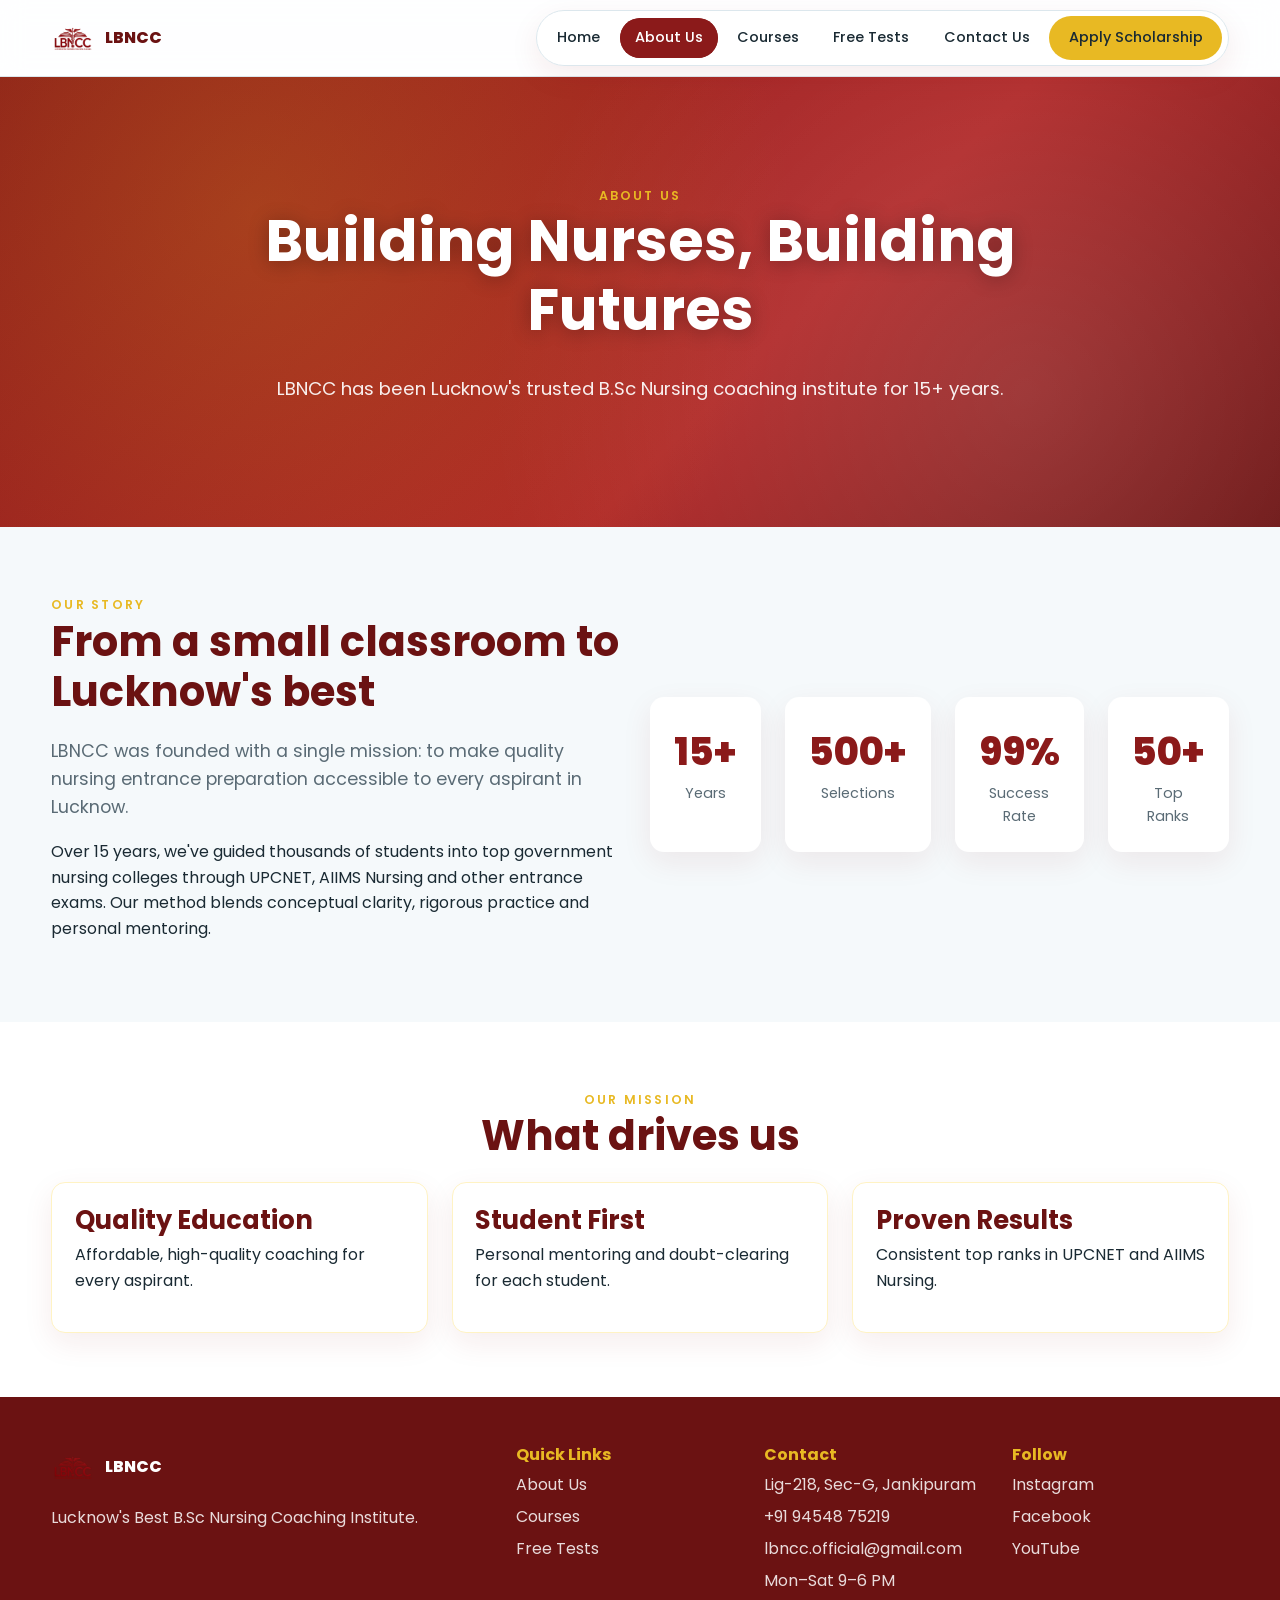
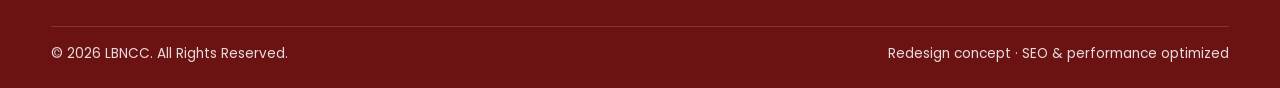
<file: about.html>
<!DOCTYPE html>
<html lang="en-IN">
<head>
<meta charset="UTF-8">
<meta name="viewport" content="width=device-width, initial-scale=1.0"><meta name="robots" content="index, follow"><meta name="theme-color" content="#8b1a1a">
<title>About Us — LBNCC Lucknow</title>
<meta name="description" content="About LBNCC: 15+ years of B.Sc Nursing coaching in Lucknow. Expert faculty, updated material, proven results in UPCNET & AIIMS Nursing.">
<link rel="canonical" href="https://lbncc.com/about-us.html">
<meta property="og:title" content="About LBNCC">
<meta property="og:description" content="15+ years of B.Sc Nursing coaching excellence in Lucknow.">
<meta property="og:image" content="https://lbncc.com/assets/img/logo.webp">
<meta property="og:url" content="https://lbncc.com/about-us.html">
<link rel="icon" href="assets/img/logo.webp">
<link rel="preconnect" href="https://fonts.googleapis.com">
<link rel="preconnect" href="https://fonts.gstatic.com" crossorigin>
<link href="https://fonts.googleapis.com/css2?family=Poppins:wght@400;500;600;700;800&display=swap" rel="stylesheet">
<link rel="stylesheet" href="assets/css/style.css?v=4">
</head>
<body>
<a class="skip-link" href="#main">Skip to content</a>
<header class="site-header">
  <div class="container">
    <a class="logo" href="index.html"><img src="assets/img/logo.webp" alt="LBNCC logo" width="44" height="44"> LBNCC</a>
    <button class="nav-toggle" aria-expanded="false" aria-label="Toggle menu">☰</button>
    <nav class="nav" aria-label="Primary">
      <a href="index.html">Home</a>
      <a href="about.html">About Us</a>
      <a href="courses.html">Courses</a>
      <a href="freetest.html">Free Tests</a>
            <a href="contact.html">Contact Us</a>
      <a href="contact.html" class="btn btn--accent" style="padding:.5rem 1.1rem;">Apply Scholarship</a>
    </nav>
  </div>
</header>
<main id="main">
  <section class="hero" style="min-height:50vh;">
    <div class="content container">
      <span class="eyebrow">About Us</span>
      <h1>Building Nurses, Building Futures</h1>
      <p>LBNCC has been Lucknow's trusted B.Sc Nursing coaching institute for 15+ years.</p>
    </div>
  </section>
  <section class="section">
    <div class="container">
      <div class="grid grid--2" style="align-items:center;">
        <div class="reveal">
          <span class="eyebrow">Our Story</span>
          <h2>From a small classroom to Lucknow's best</h2>
          <p class="lead">LBNCC was founded with a single mission: to make quality nursing entrance preparation accessible to every aspirant in Lucknow.</p>
          <p>Over 15 years, we've guided thousands of students into top government nursing colleges through UPCNET, AIIMS Nursing and other entrance exams. Our method blends conceptual clarity, rigorous practice and personal mentoring.</p>
        </div>
        <div class="reveal">
          <div class="stats">
            <div class="stat"><div class="stat__num">15+</div><div class="stat__label">Years</div></div>
            <div class="stat"><div class="stat__num">500+</div><div class="stat__label">Selections</div></div>
            <div class="stat"><div class="stat__num">99%</div><div class="stat__label">Success Rate</div></div>
            <div class="stat"><div class="stat__num">50+</div><div class="stat__label">Top Ranks</div></div>
          </div>
        </div>
      </div>
    </div>
  </section>
  <section class="section section--alt">
    <div class="container">
      <div class="text-center mb-1 reveal"><span class="eyebrow">Our Mission</span><h2>What drives us</h2></div>
      <div class="grid grid--3">
        <div class="card reveal"><div class="card__body"><h3>Quality Education</h3><p>Affordable, high-quality coaching for every aspirant.</p></div></div>
        <div class="card reveal"><div class="card__body"><h3>Student First</h3><p>Personal mentoring and doubt-clearing for each student.</p></div></div>
        <div class="card reveal"><div class="card__body"><h3>Proven Results</h3><p>Consistent top ranks in UPCNET and AIIMS Nursing.</p></div></div>
      </div>
    </div>
  </section>
</main>
<footer class="site-footer">
  <div class="container">
    <div class="footer-grid">
      <div><a class="logo" href="index.html" style="color:#fff;"><img src="assets/img/logo.webp" alt="LBNCC logo" width="44" height="44"> LBNCC</a><p style="margin-top:1rem;">Lucknow's Best B.Sc Nursing Coaching Institute.</p></div>
      <div><h4>Quick Links</h4><ul style="list-style:none;padding:0;margin:0;display:grid;gap:.4rem;"><li><a href="about.html">About Us</a></li><li><a href="courses.html">Courses</a></li><li><a href="freetest.html">Free Tests</a></li></ul></div>
      <div><h4>Contact</h4><ul style="list-style:none;padding:0;margin:0;display:grid;gap:.4rem;"><li>Lig-218, Sec-G, Jankipuram</li><li>+91 94548 75219</li><li>lbncc.official@gmail.com</li><li>Mon–Sat 9–6 PM</li></ul></div>
      <div><h4>Follow</h4><ul style="list-style:none;padding:0;margin:0;display:grid;gap:.4rem;"><li><a href="#">Instagram</a></li><li><a href="#">Facebook</a></li><li><a href="#">YouTube</a></li></ul></div>
    </div>
    <div class="footer-bottom"><span>© <span class="yr"></span> LBNCC. All Rights Reserved.</span><span>Redesign concept · SEO & performance optimized</span></div>
  </div>
</footer>
<script src="assets/js/main.js?v=4" defer></script>
<script>document.querySelectorAll('.yr').forEach(e=>e.textContent=new Date().getFullYear());</script>
</body>
</html>
</file>
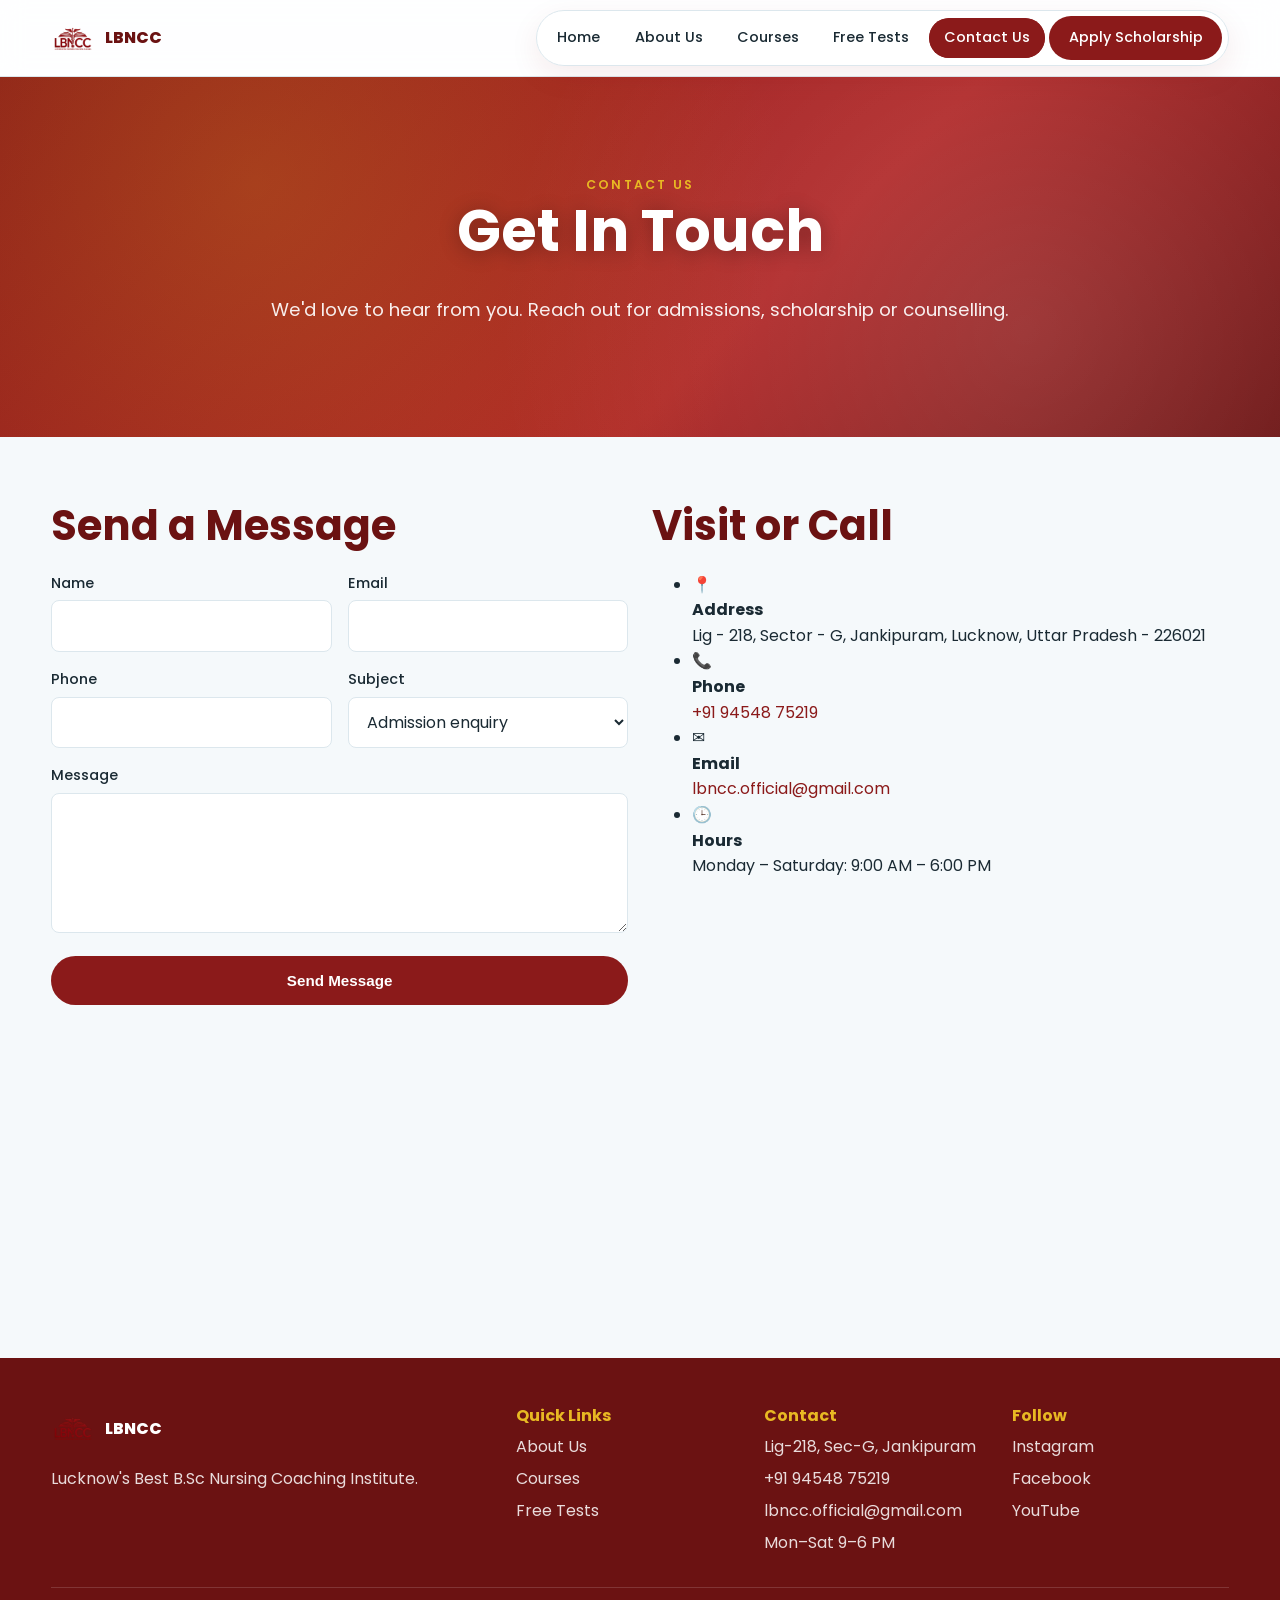
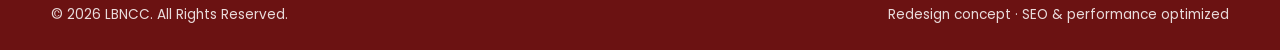
<file: contact.html>
<!DOCTYPE html>
<html lang="en-IN">
<head>
<meta charset="UTF-8">
<meta name="viewport" content="width=device-width, initial-scale=1.0"><meta name="robots" content="index, follow"><meta name="theme-color" content="#8b1a1a">
<title>Contact Us — LBNCC</title>
<meta name="description" content="Contact LBNCC Lucknow for admissions, scholarship and counselling. Address, phone, WhatsApp and enquiry form.">
<link rel="canonical" href="https://lbncc.com/contact.html">
<meta property="og:title" content="Contact LBNCC">
<meta property="og:description" content="Get in touch with LBNCC Lucknow.">
<meta property="og:image" content="https://lbncc.com/assets/img/logo.webp">
<meta property="og:url" content="https://lbncc.com/contact.html">
<link rel="icon" href="assets/img/logo.webp">
<link rel="preconnect" href="https://fonts.googleapis.com">
<link rel="preconnect" href="https://fonts.gstatic.com" crossorigin>
<link href="https://fonts.googleapis.com/css2?family=Poppins:wght@400;500;600;700;800&display=swap" rel="stylesheet">
<link rel="stylesheet" href="assets/css/style.css?v=4">
</head>
<body>
<a class="skip-link" href="#main">Skip to content</a>
<header class="site-header">
  <div class="container">
    <a class="logo" href="index.html"><img src="assets/img/logo.webp" alt="LBNCC logo" width="44" height="44"> LBNCC</a>
    <button class="nav-toggle" aria-expanded="false" aria-label="Toggle menu">☰</button>
    <nav class="nav" aria-label="Primary">
      <a href="index.html">Home</a>
      <a href="about.html">About Us</a>
      <a href="courses.html">Courses</a>
      <a href="freetest.html">Free Tests</a>
            <a href="contact.html">Contact Us</a>
      <a href="contact.html" class="btn btn--accent" style="padding:.5rem 1.1rem;">Apply Scholarship</a>
    </nav>
  </div>
</header>
<main id="main">
  <section class="hero" style="min-height:40vh;">
    <div class="content container">
      <span class="eyebrow">Contact Us</span>
      <h1>Get In Touch</h1>
      <p>We'd love to hear from you. Reach out for admissions, scholarship or counselling.</p>
    </div>
  </section>
  <section class="section">
    <div class="container">
      <div class="grid grid--2" style="align-items:start;">
        <div>
          <h2>Send a Message</h2>
          <form class="form" data-demo>
            <div class="form-row">
              <div class="field"><label for="name">Name</label><input id="name" name="name" type="text" required autocomplete="name"></div>
              <div class="field"><label for="email">Email</label><input id="email" name="email" type="email" required autocomplete="email"></div>
            </div>
            <div class="form-row">
              <div class="field"><label for="phone">Phone</label><input id="phone" name="phone" type="tel" required autocomplete="tel"></div>
              <div class="field"><label for="subject">Subject</label><select id="subject" name="subject"><option>Admission enquiry</option><option>Scholarship</option><option>Course details</option><option>Other</option></select></div>
            </div>
            <div class="field"><label for="message">Message</label><textarea id="message" name="message" required></textarea></div>
            <button type="submit" class="btn btn--primary">Send Message</button>
            <p class="form-success" hidden style="color:var(--color-success);font-weight:600;">Thanks! We'll get back to you shortly.</p>
          </form>
        </div>
        <div>
          <h2>Visit or Call</h2>
          <ul class="info-list">
            <li><span>📍</span><div><strong>Address</strong><br>Lig - 218, Sector - G, Jankipuram, Lucknow, Uttar Pradesh - 226021</div></li>
            <li><span>📞</span><div><strong>Phone</strong><br><a href="tel:+919454875219">+91 94548 75219</a></div></li>
            <li><span>&#9993;</span><div><strong>Email</strong><br><a href="contact.html">lbncc.official@gmail.com</a></div></li>
            <li><span>🕒</span><div><strong>Hours</strong><br>Monday – Saturday: 9:00 AM – 6:00 PM</div></li>
          </ul>
          <iframe class="map-embed mt-2" title="LBNCC location" loading="lazy" referrerpolicy="no-referrer-when-downgrade" src="https://www.google.com/maps?q=Lig+218+Sector+G+Jankipuram+Lucknow+Uttar+Pradesh+226021&output=embed"></iframe>
        </div>
      </div>
    </div>
  </section>
</main>
<footer class="site-footer">
  <div class="container">
    <div class="footer-grid">
      <div><a class="logo" href="index.html" style="color:#fff;"><img src="assets/img/logo.webp" alt="LBNCC logo" width="44" height="44"> LBNCC</a><p style="margin-top:1rem;">Lucknow's Best B.Sc Nursing Coaching Institute.</p></div>
      <div><h4>Quick Links</h4><ul style="list-style:none;padding:0;margin:0;display:grid;gap:.4rem;"><li><a href="about.html">About Us</a></li><li><a href="courses.html">Courses</a></li><li><a href="freetest.html">Free Tests</a></li></ul></div>
      <div><h4>Contact</h4><ul style="list-style:none;padding:0;margin:0;display:grid;gap:.4rem;"><li>Lig-218, Sec-G, Jankipuram</li><li>+91 94548 75219</li><li>lbncc.official@gmail.com</li><li>Mon–Sat 9–6 PM</li></ul></div>
      <div><h4>Follow</h4><ul style="list-style:none;padding:0;margin:0;display:grid;gap:.4rem;"><li><a href="#">Instagram</a></li><li><a href="#">Facebook</a></li><li><a href="#">YouTube</a></li></ul></div>
    </div>
    <div class="footer-bottom"><span>© <span class="yr"></span> LBNCC. All Rights Reserved.</span><span>Redesign concept · SEO & performance optimized</span></div>
  </div>
</footer>
<script src="assets/js/main.js?v=4" defer></script>
<script>document.querySelectorAll('.yr').forEach(e=>e.textContent=new Date().getFullYear());</script>
</body>
</html>
</file>
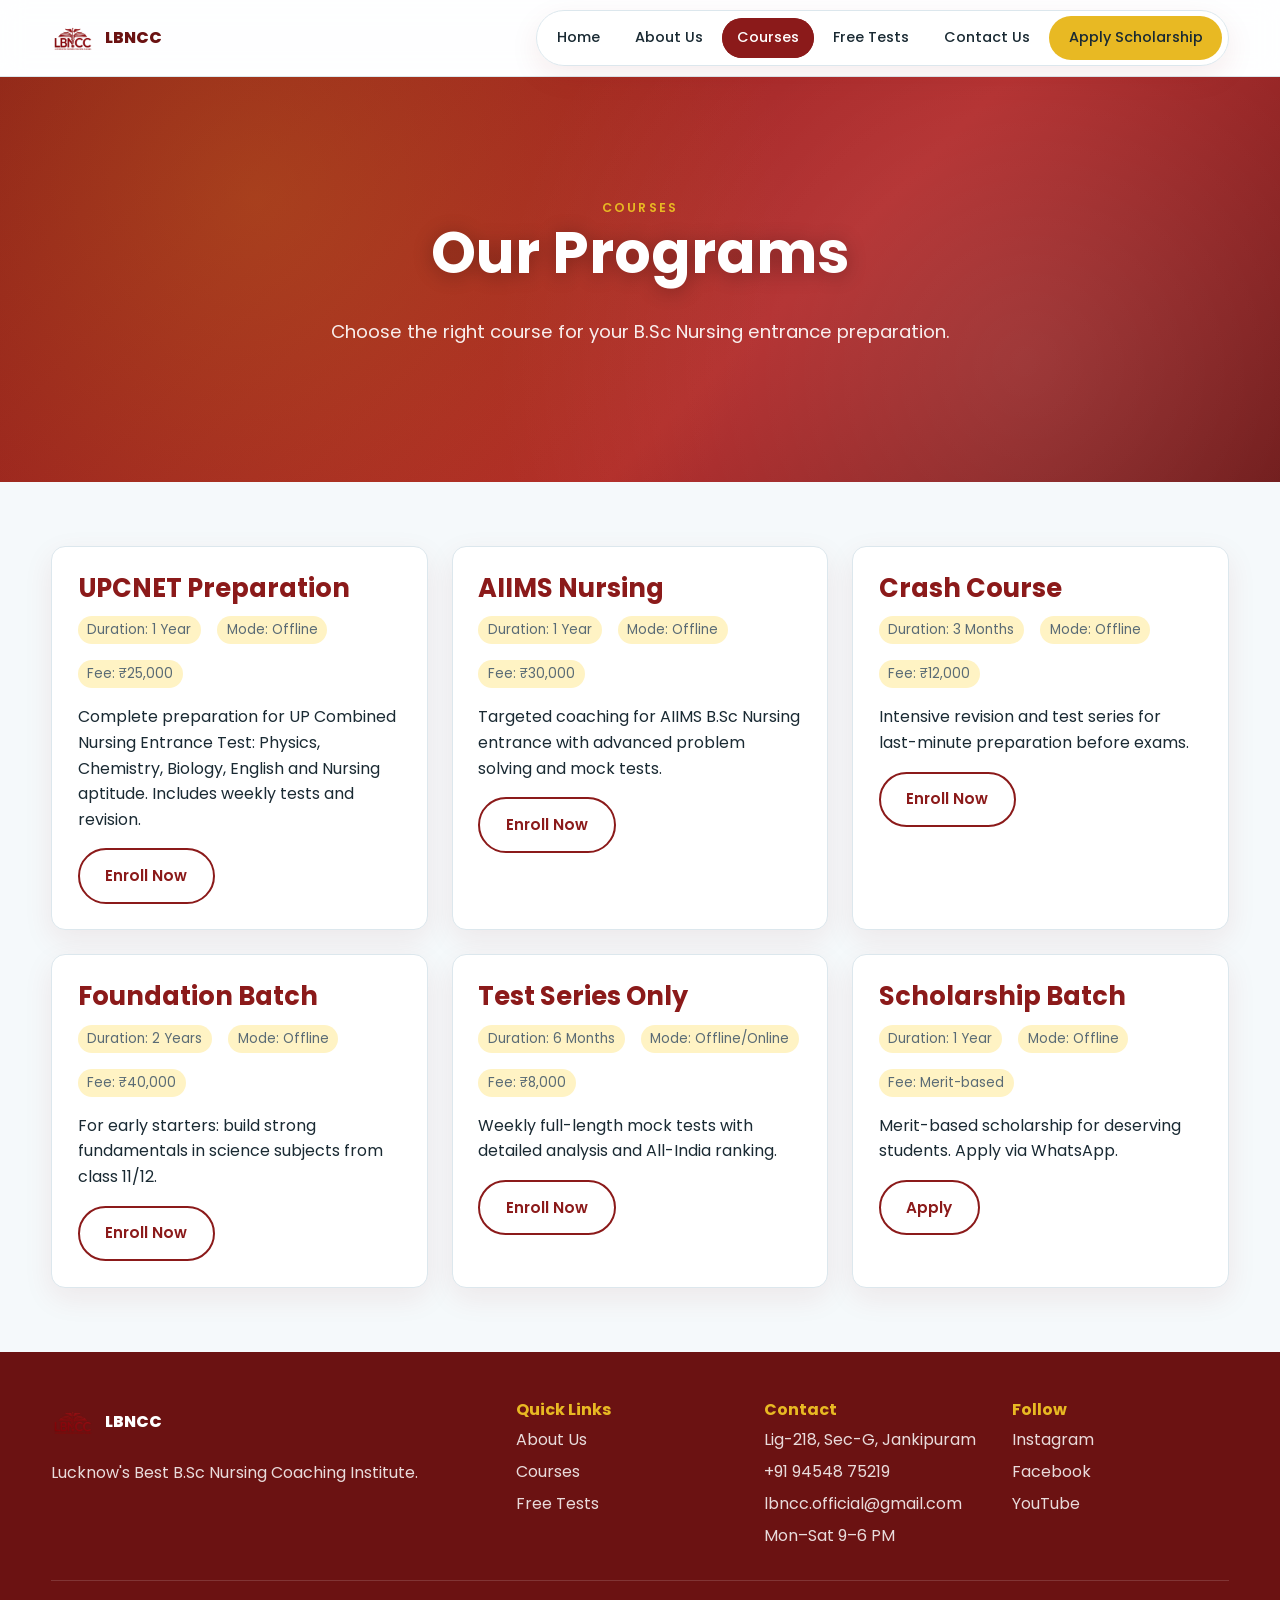
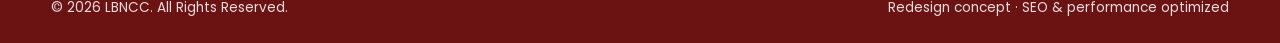
<file: courses.html>
<!DOCTYPE html>
<html lang="en-IN">
<head>
<meta charset="UTF-8">
<meta name="viewport" content="width=device-width, initial-scale=1.0"><meta name="robots" content="index, follow"><meta name="theme-color" content="#8b1a1a">
<title>Courses — LBNCC Lucknow</title>
<meta name="description" content="LBNCC courses: UPCNET preparation, AIIMS Nursing, Crash Course. Duration, fees, syllabus and enrollment details.">
<link rel="canonical" href="https://lbncc.com/courses.html">
<meta property="og:title" content="Courses — LBNCC">
<meta property="og:description" content="B.Sc Nursing entrance coaching courses at LBNCC Lucknow.">
<meta property="og:image" content="https://lbncc.com/assets/img/logo.webp">
<meta property="og:url" content="https://lbncc.com/courses.html">
<link rel="icon" href="assets/img/logo.webp">
<link rel="preconnect" href="https://fonts.googleapis.com">
<link rel="preconnect" href="https://fonts.gstatic.com" crossorigin>
<link href="https://fonts.googleapis.com/css2?family=Poppins:wght@400;500;600;700;800&display=swap" rel="stylesheet">
<link rel="stylesheet" href="assets/css/style.css?v=4">
</head>
<body>
<a class="skip-link" href="#main">Skip to content</a>
<header class="site-header">
  <div class="container">
    <a class="logo" href="index.html"><img src="assets/img/logo.webp" alt="LBNCC logo" width="44" height="44"> LBNCC</a>
    <button class="nav-toggle" aria-expanded="false" aria-label="Toggle menu">☰</button>
    <nav class="nav" aria-label="Primary">
      <a href="index.html">Home</a>
      <a href="about.html">About Us</a>
      <a href="courses.html">Courses</a>
      <a href="freetest.html">Free Tests</a>
            <a href="contact.html">Contact Us</a>
      <a href="contact.html" class="btn btn--accent" style="padding:.5rem 1.1rem;">Apply Scholarship</a>
    </nav>
  </div>
</header>
<main id="main">
  <section class="hero" style="min-height:45vh;">
    <div class="content container">
      <span class="eyebrow">Courses</span>
      <h1>Our Programs</h1>
      <p>Choose the right course for your B.Sc Nursing entrance preparation.</p>
    </div>
  </section>
  <section class="section">
    <div class="container">
      <div class="grid grid--3">
        <div class="course-card reveal">
          <h3>UPCNET Preparation</h3>
          <div class="course-meta"><span>Duration: 1 Year</span><span>Mode: Offline</span><span>Fee: ₹25,000</span></div>
          <p>Complete preparation for UP Combined Nursing Entrance Test: Physics, Chemistry, Biology, English and Nursing aptitude. Includes weekly tests and revision.</p>
          <a href="contact.html" class="btn btn--ghost">Enroll Now</a>
        </div>
        <div class="course-card reveal">
          <h3>AIIMS Nursing</h3>
          <div class="course-meta"><span>Duration: 1 Year</span><span>Mode: Offline</span><span>Fee: ₹30,000</span></div>
          <p>Targeted coaching for AIIMS B.Sc Nursing entrance with advanced problem solving and mock tests.</p>
          <a href="contact.html" class="btn btn--ghost">Enroll Now</a>
        </div>
        <div class="course-card reveal">
          <h3>Crash Course</h3>
          <div class="course-meta"><span>Duration: 3 Months</span><span>Mode: Offline</span><span>Fee: ₹12,000</span></div>
          <p>Intensive revision and test series for last-minute preparation before exams.</p>
          <a href="contact.html" class="btn btn--ghost">Enroll Now</a>
        </div>
        <div class="course-card reveal">
          <h3>Foundation Batch</h3>
          <div class="course-meta"><span>Duration: 2 Years</span><span>Mode: Offline</span><span>Fee: ₹40,000</span></div>
          <p>For early starters: build strong fundamentals in science subjects from class 11/12.</p>
          <a href="contact.html" class="btn btn--ghost">Enroll Now</a>
        </div>
        <div class="course-card reveal">
          <h3>Test Series Only</h3>
          <div class="course-meta"><span>Duration: 6 Months</span><span>Mode: Offline/Online</span><span>Fee: ₹8,000</span></div>
          <p>Weekly full-length mock tests with detailed analysis and All-India ranking.</p>
          <a href="contact.html" class="btn btn--ghost">Enroll Now</a>
        </div>
        <div class="course-card reveal">
          <h3>Scholarship Batch</h3>
          <div class="course-meta"><span>Duration: 1 Year</span><span>Mode: Offline</span><span>Fee: Merit-based</span></div>
          <p>Merit-based scholarship for deserving students. Apply via WhatsApp.</p>
          <a href="contact.html" class="btn btn--ghost">Apply</a>
        </div>
      </div>
    </div>
  </section>
</main>
<footer class="site-footer">
  <div class="container">
    <div class="footer-grid">
      <div><a class="logo" href="index.html" style="color:#fff;"><img src="assets/img/logo.webp" alt="LBNCC logo" width="44" height="44"> LBNCC</a><p style="margin-top:1rem;">Lucknow's Best B.Sc Nursing Coaching Institute.</p></div>
      <div><h4>Quick Links</h4><ul style="list-style:none;padding:0;margin:0;display:grid;gap:.4rem;"><li><a href="about.html">About Us</a></li><li><a href="courses.html">Courses</a></li><li><a href="freetest.html">Free Tests</a></li></ul></div>
      <div><h4>Contact</h4><ul style="list-style:none;padding:0;margin:0;display:grid;gap:.4rem;"><li>Lig-218, Sec-G, Jankipuram</li><li>+91 94548 75219</li><li>lbncc.official@gmail.com</li><li>Mon–Sat 9–6 PM</li></ul></div>
      <div><h4>Follow</h4><ul style="list-style:none;padding:0;margin:0;display:grid;gap:.4rem;"><li><a href="#">Instagram</a></li><li><a href="#">Facebook</a></li><li><a href="#">YouTube</a></li></ul></div>
    </div>
    <div class="footer-bottom"><span>© <span class="yr"></span> LBNCC. All Rights Reserved.</span><span>Redesign concept · SEO & performance optimized</span></div>
  </div>
</footer>
<script src="assets/js/main.js?v=4" defer></script>
<script>document.querySelectorAll('.yr').forEach(e=>e.textContent=new Date().getFullYear());</script>
</body>
</html>
</file>
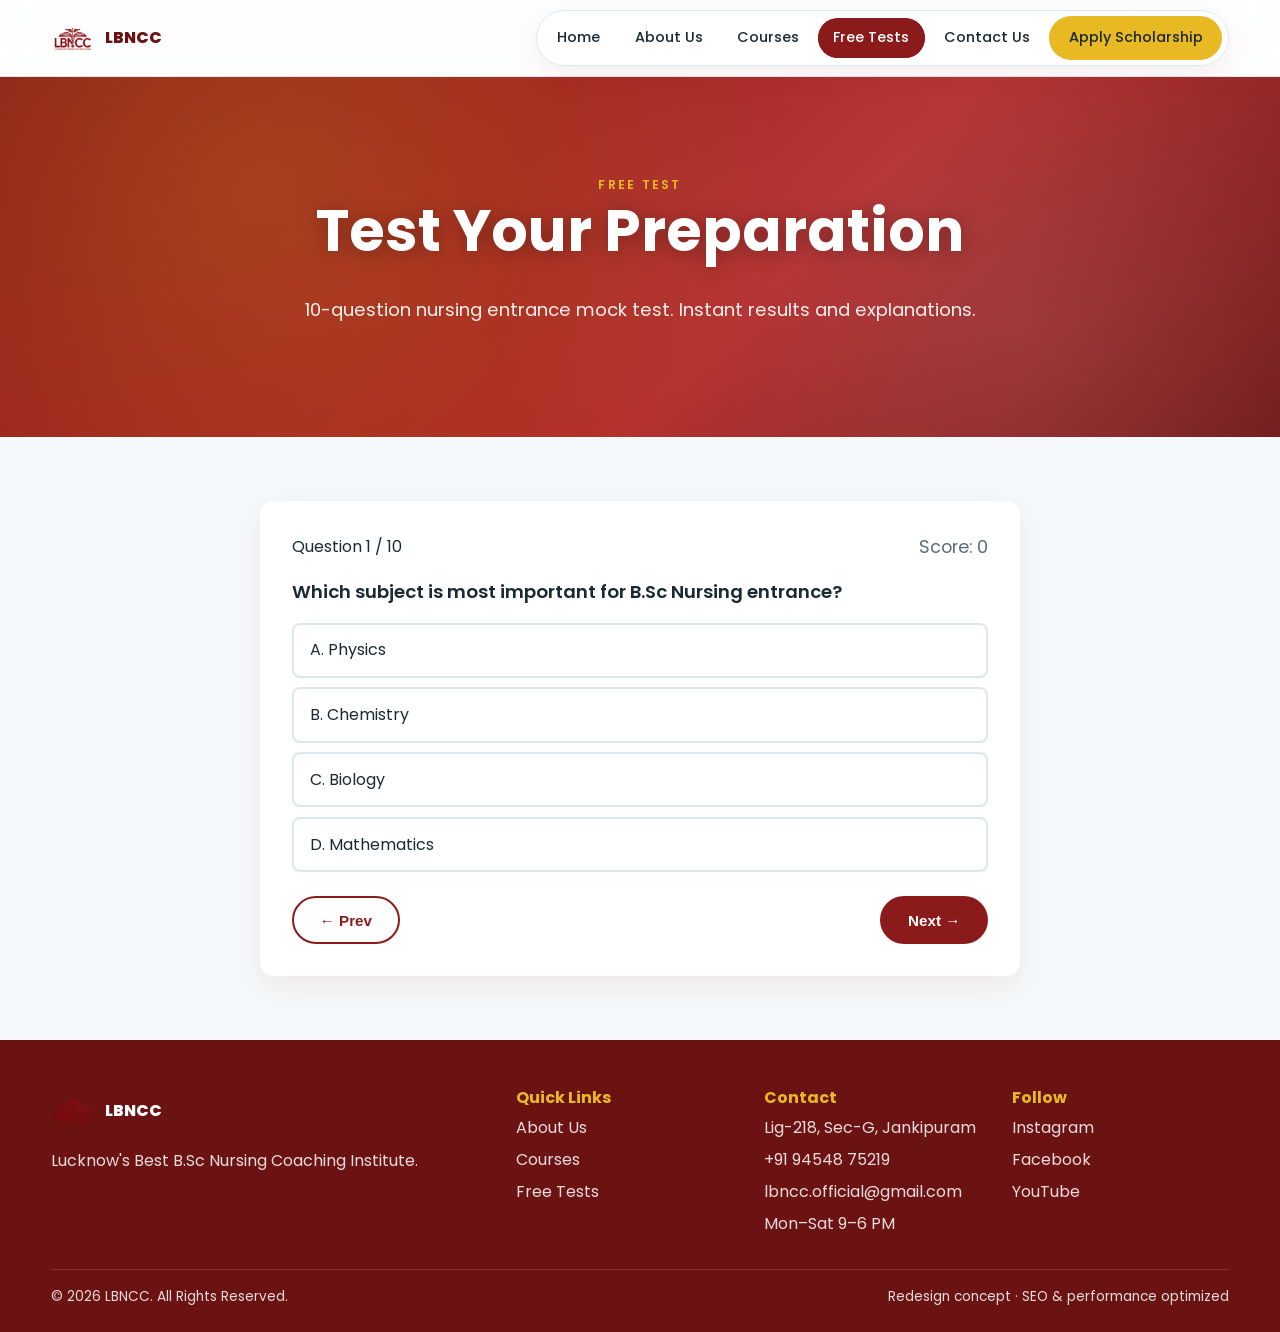
<file: freetest.html>
<!DOCTYPE html>
<html lang="en-IN">
<head>
<meta charset="UTF-8">
<meta name="viewport" content="width=device-width, initial-scale=1.0"><meta name="robots" content="index, follow"><meta name="theme-color" content="#8b1a1a">
<title>Free Test — LBNCC</title>
<meta name="description" content="Take a free B.Sc Nursing entrance mock test at LBNCC. Instant results, explanations and ranking.">
<link rel="canonical" href="https://lbncc.com/freetest.html">
<meta property="og:title" content="Free Test — LBNCC">
<meta property="og:description" content="Free nursing entrance mock test with instant results.">
<meta property="og:image" content="https://lbncc.com/assets/img/logo.webp">
<meta property="og:url" content="https://lbncc.com/freetest.html">
<link rel="icon" href="assets/img/logo.webp">
<link rel="preconnect" href="https://fonts.googleapis.com">
<link rel="preconnect" href="https://fonts.gstatic.com" crossorigin>
<link href="https://fonts.googleapis.com/css2?family=Poppins:wght@400;500;600;700;800&display=swap" rel="stylesheet">
<link rel="stylesheet" href="assets/css/style.css?v=4">
</head>
<body>
<a class="skip-link" href="#main">Skip to content</a>
<header class="site-header">
  <div class="container">
    <a class="logo" href="index.html"><img src="assets/img/logo.webp" alt="LBNCC logo" width="44" height="44"> LBNCC</a>
    <button class="nav-toggle" aria-expanded="false" aria-label="Toggle menu">☰</button>
    <nav class="nav" aria-label="Primary">
      <a href="index.html">Home</a>
      <a href="about.html">About Us</a>
      <a href="courses.html">Courses</a>
      <a href="freetest.html">Free Tests</a>
            <a href="contact.html">Contact Us</a>
      <a href="contact.html" class="btn btn--accent" style="padding:.5rem 1.1rem;">Apply Scholarship</a>
    </nav>
  </div>
</header>
<main id="main">
  <section class="hero" style="min-height:40vh;">
    <div class="content container">
      <span class="eyebrow">Free Test</span>
      <h1>Test Your Preparation</h1>
      <p>10-question nursing entrance mock test. Instant results and explanations.</p>
    </div>
  </section>
  <section class="section">
    <div class="container">
      <div id="quiz"></div>
    </div>
  </section>
</main>
<footer class="site-footer">
  <div class="container">
    <div class="footer-grid">
      <div><a class="logo" href="index.html" style="color:#fff;"><img src="assets/img/logo.webp" alt="LBNCC logo" width="44" height="44"> LBNCC</a><p style="margin-top:1rem;">Lucknow's Best B.Sc Nursing Coaching Institute.</p></div>
      <div><h4>Quick Links</h4><ul style="list-style:none;padding:0;margin:0;display:grid;gap:.4rem;"><li><a href="about.html">About Us</a></li><li><a href="courses.html">Courses</a></li><li><a href="freetest.html">Free Tests</a></li></ul></div>
      <div><h4>Contact</h4><ul style="list-style:none;padding:0;margin:0;display:grid;gap:.4rem;"><li>Lig-218, Sec-G, Jankipuram</li><li>+91 94548 75219</li><li>lbncc.official@gmail.com</li><li>Mon–Sat 9–6 PM</li></ul></div>
      <div><h4>Follow</h4><ul style="list-style:none;padding:0;margin:0;display:grid;gap:.4rem;"><li><a href="#">Instagram</a></li><li><a href="#">Facebook</a></li><li><a href="#">YouTube</a></li></ul></div>
    </div>
    <div class="footer-bottom"><span>© <span class="yr"></span> LBNCC. All Rights Reserved.</span><span>Redesign concept · SEO & performance optimized</span></div>
  </div>
</footer>
<script src="assets/js/main.js?v=4" defer></script>
<script>document.querySelectorAll('.yr').forEach(e=>e.textContent=new Date().getFullYear());</script>
</body>
</html>
</file>
<file: assets/css/style.css>
:root {
  --color-bg: #f5f9fb;
  --color-surface: #ffffff;
  --color-text: #1a2a33;
  --color-muted: #5a6b75;
  --color-primary: #8b1a1a;
  --color-primary-dark: #6b1212;
  --color-accent: #e8b923;
  --color-accent-soft: #fff3c4;
  --color-border: #dce7ed;
  --color-success: #2f6b3a;
  --radius: 14px;
  --radius-sm: 8px;
  --shadow: 0 10px 30px rgba(139,26,26,.08);
  --shadow-lg: 0 20px 50px rgba(139,26,26,.14);
  --maxw: 1200px;
  --header-h: 76px;
}
* { box-sizing: border-box; }
html { scroll-behavior: smooth; scroll-padding-top: var(--header-h); }
body { margin: 0; padding-top: calc(var(--header-h) + 1px); font-family: "Poppins", system-ui, -apple-system, Segoe UI, Roboto, sans-serif; color: var(--color-text); background: var(--color-bg); line-height: 1.6; -webkit-font-smoothing: antialiased; }
img { max-width: 100%; height: auto; display: block; }
a { color: var(--color-primary); text-decoration: none; }
a:hover { text-decoration: underline; }
h1,h2,h3,h4 { font-family: "Poppins", Georgia, serif; line-height: 1.2; margin: 0 0 .5em; color: var(--color-primary-dark); }
h1 { font-size: clamp(2.2rem, 5vw, 3.6rem); }
h2 { font-size: clamp(1.7rem, 3.5vw, 2.6rem); }
h3 { font-size: clamp(1.25rem, 2.5vw, 1.6rem); }
p { margin: 0 0 1em; }
.container { width: min(var(--maxw), 92%); margin-inline: auto; }
.section { padding: 4rem 0; }
.section--alt { background: var(--color-surface); }
.eyebrow { text-transform: uppercase; letter-spacing: .18em; font-size: .78rem; font-weight: 600; color: var(--color-accent); margin-bottom: .6rem; }
.btn { display: inline-flex; align-items: center; justify-content: center; gap: .5rem; padding: .85rem 1.6rem; border-radius: 999px; font-weight: 600; font-size: .95rem; border: 2px solid transparent; cursor: pointer; transition: transform .15s ease, background .2s ease, color .2s ease; text-decoration: none; }
.btn:hover { transform: translateY(-2px); text-decoration: none; }
.btn--primary { background: var(--color-primary); color: #fff; }
.btn--primary:hover { background: var(--color-primary-dark); color: #fff; }
.btn--accent { background: var(--color-accent); color: #1a2a33; }
.btn--ghost { background: transparent; color: var(--color-primary); border-color: var(--color-primary); }
.btn--ghost:hover { background: var(--color-primary); color: #fff; }
.skip-link { position: absolute; left: -9999px; top: 0; background: var(--color-primary); color: #fff; padding: .75rem 1rem; z-index: 1000; }
.skip-link:focus { left: 1rem; top: 1rem; }

/* Pill-style nav */
.site-header { position: fixed; top: 0; left: 0; right: 0; z-index: 50; background: rgba(255,255,255,.85); backdrop-filter: blur(12px); border-bottom: 1px solid var(--color-border); }
.site-header .container { display: flex; align-items: center; justify-content: space-between; height: var(--header-h); gap: 1rem; }
.logo { display: flex; align-items: center; gap: .6rem; font-weight: 800; color: var(--color-primary-dark); text-decoration: none; }
.logo img { height: 44px; width: auto; }
.nav { display: flex; gap: .25rem; align-items: center; background: rgba(255,255,255,.7); backdrop-filter: blur(10px); padding: .35rem; border-radius: 999px; border: 1px solid var(--color-border); box-shadow: var(--shadow); }
.nav a { padding: .5rem .95rem; border-radius: 999px; color: var(--color-text); font-weight: 500; font-size: .9rem; position: relative; overflow: hidden; transition: color .25s ease, transform .15s ease; }
.nav a::before { content: ""; position: absolute; inset: 0; background: var(--color-primary); transform: scale(0); border-radius: 999px; transition: transform .35s cubic-bezier(.22,1,.36,1); z-index: -1; }
.nav a:hover { color: #fff; text-decoration: none; transform: translateY(-1px); }
.nav a:hover::before { transform: scale(1); }
.nav a.active { background: var(--color-primary); color: #fff; }
.nav a.active::before { transform: scale(1); }
.nav-toggle { display: none; background: none; border: none; font-size: 1.6rem; cursor: pointer; color: var(--color-primary-dark); }
@media (max-width: 820px) {
  .nav-toggle { display: block; }
  .nav { position: absolute; top: var(--header-h); left: 0; right: 0; background: var(--color-bg); flex-direction: column; padding: 1rem; border-radius: 0; display: none; }
  .nav.open { display: flex; }
  .nav a { width: 100%; }
}

/* Hero */
.hero { position: relative; min-height: 88vh; display: grid; place-items: center; text-align: center; color: #fff; background: linear-gradient(135deg, #8b1a1a 0%, #b02828 60%, #6b1212 100%); padding: 2rem 0; overflow: hidden; }
.hero::before { content: ""; position: absolute; inset: 0; background: radial-gradient(circle at 20% 30%, rgba(212,160,23,.25), transparent 50%), radial-gradient(circle at 80% 70%, rgba(255,255,255,.12), transparent 50%); }
.hero .content { position: relative; max-width: 860px; }
.hero h1 { color: #fff; text-shadow: 0 2px 20px rgba(0,0,0,.3); }
.hero p { font-size: 1.15rem; color: rgba(255,255,255,.92); }
.hero .actions { display: flex; gap: 1rem; justify-content: center; flex-wrap: wrap; margin-top: 1.5rem; }
.hero .meta { margin-top: 2rem; display: flex; gap: 2rem; justify-content: center; flex-wrap: wrap; font-size: .9rem; color: rgba(255,255,255,.85); }
.hero .meta strong { color: var(--color-accent); }
.hero h1, .hero p, .hero .actions, .hero .meta { animation: fadeUp 1s ease both; }
.hero p { animation-delay: .15s; }
.hero .actions { animation-delay: .3s; }
.hero .meta { animation-delay: .45s; }
@keyframes fadeUp { from { opacity: 0; transform: translateY(20px); } to { opacity: 1; transform: none; } }

/* Cards */
.grid { display: grid; gap: 1.5rem; }
.grid--3 { grid-template-columns: repeat(3, 1fr); }
.grid--2 { grid-template-columns: repeat(2, 1fr); }
.grid--4 { grid-template-columns: repeat(4, 1fr); }
@media (max-width: 900px) { .grid--3, .grid--4 { grid-template-columns: repeat(2,1fr); } }
@media (max-width: 600px) { .grid--2, .grid--3, .grid--4 { grid-template-columns: 1fr; } }
.card { background: var(--color-surface); border-radius: var(--radius); overflow: hidden; box-shadow: var(--shadow); border: 1px solid var(--color-accent-soft); transition: transform .25s ease, box-shadow .25s ease, border-color .25s ease; }
.card:hover { transform: translateY(-6px); box-shadow: var(--shadow-lg); border-color: var(--color-accent); }
.card:hover { transform: translateY(-6px); box-shadow: var(--shadow-lg); }
.card img { width: 100%; aspect-ratio: 4/3; object-fit: cover; }
.card__body { padding: 1.4rem; }
.card__body h3 { margin-bottom: .4rem; }

/* Stats */
.stats { display: grid; grid-template-columns: repeat(4, 1fr); gap: 1.5rem; }
@media (max-width: 700px) { .stats { grid-template-columns: repeat(2,1fr); } }
.stat { text-align: center; padding: 1.5rem; background: var(--color-surface); border-radius: var(--radius); box-shadow: var(--shadow); }
.stat__num { font-size: 2.4rem; font-weight: 800; color: var(--color-primary); }
.stat__label { color: var(--color-muted); font-size: .9rem; }

/* Testimonials */
.testimonial { background: var(--color-surface); padding: 1.8rem; border-radius: var(--radius); border-left: 4px solid var(--color-accent); box-shadow: var(--shadow); transition: transform .2s ease; }
.testimonial:hover { transform: translateY(-4px); }
.testimonial footer { margin-top: 1rem; font-weight: 600; color: var(--color-primary); }

/* Reveal */
.reveal { opacity: 0; transform: translateY(28px); transition: opacity .7s ease, transform .7s ease; }
.reveal.in { opacity: 1; transform: translateY(0); }

/* Footer */
.site-footer { background: var(--color-primary-dark); color: rgba(255,255,255,.85); padding: 3rem 0 1.5rem; }
.site-footer h4 { color: var(--color-accent); }
.site-footer a { color: rgba(255,255,255,.85); }
.site-footer a:hover { color: #fff; }
.footer-grid { display: grid; grid-template-columns: 2fr 1fr 1fr 1fr; gap: 2rem; }
@media (max-width: 820px) { .footer-grid { grid-template-columns: 1fr 1fr; } }
@media (max-width: 500px) { .footer-grid { grid-template-columns: 1fr; } }
.footer-bottom { border-top: 1px solid rgba(255,255,255,.15); margin-top: 2rem; padding-top: 1rem; display: flex; justify-content: space-between; flex-wrap: wrap; gap: .5rem; font-size: .85rem; }

/* Forms */
.form { display: grid; gap: 1rem; }
.form-row { display: grid; grid-template-columns: 1fr 1fr; gap: 1rem; }
@media (max-width: 600px) { .form-row { grid-template-columns: 1fr; } }
.field label { display: block; font-weight: 500; margin-bottom: .35rem; font-size: .9rem; }
.field input, .field textarea, .field select { width: 100%; padding: .75rem .9rem; border: 1px solid var(--color-border); border-radius: var(--radius-sm); font: inherit; background: var(--color-surface); color: var(--color-text); }
.field input:focus, .field textarea:focus, .field select:focus { outline: 2px solid var(--color-accent); border-color: var(--color-accent); }
.field textarea { min-height: 140px; resize: vertical; }

/* PillNav React Bits style nav (vanilla) */
.pill-nav { display: inline-flex; align-items: center; gap: .5rem; }
.pill-nav__logo { width: 44px; height: 44px; border-radius: 50%; background: var(--color-primary); display: grid; place-items: center; box-shadow: var(--shadow); transition: transform .3s ease; }
.pill-nav__logo:hover { transform: rotate(12deg) scale(1.05); }
.pill-nav__logo img { width: 28px; height: 28px; }

/* Course cards */
.course-card { background: var(--color-surface); border-radius: var(--radius); padding: 1.6rem; box-shadow: var(--shadow); border: 1px solid var(--color-border); transition: transform .25s ease; }
.course-card:hover { transform: translateY(-4px); box-shadow: var(--shadow-lg); }
.course-card h3 { color: var(--color-primary); }
.course-meta { display: flex; gap: 1rem; flex-wrap: wrap; font-size: .85rem; color: var(--color-muted); margin: .5rem 0 1rem; }
.course-meta span { background: var(--color-accent-soft); padding: .2rem .6rem; border-radius: 999px; }

/* Free test quiz */
.quiz { background: var(--color-surface); border-radius: var(--radius); padding: 2rem; box-shadow: var(--shadow); max-width: 760px; margin-inline: auto; }
.quiz-q { font-size: 1.15rem; font-weight: 600; margin-bottom: 1rem; }
.quiz-opts { display: grid; gap: .6rem; }
.quiz-opt { padding: .8rem 1rem; border: 2px solid var(--color-border); border-radius: var(--radius-sm); cursor: pointer; transition: background .2s, border-color .2s; }
.quiz-opt:hover { background: var(--color-accent-soft); }
.quiz-opt.selected { border-color: var(--color-primary); background: #e8f1f5; }
.quiz-opt.correct { border-color: var(--color-success); background: #e6f2e8; }
.quiz-opt.wrong { border-color: #c0392b; background: #fdecea; }
.quiz-nav { display: flex; justify-content: space-between; margin-top: 1.5rem; gap: 1rem; }
.quiz-result { text-align: center; padding: 2rem; }
.quiz-result .score { font-size: 3rem; font-weight: 800; color: var(--color-primary); }

/* Top performer cards */
.performer { background: var(--color-surface); border-radius: var(--radius); padding: 1.2rem; text-align: center; box-shadow: var(--shadow); transition: transform .2s; }
.performer:hover { transform: translateY(-4px); }
.performer__img { width: 80px; height: 80px; border-radius: 50%; object-fit: cover; margin: 0 auto .6rem; border: 3px solid var(--color-accent-soft); }
.performer__name { font-weight: 700; }
.performer__rank { color: var(--color-accent); font-weight: 600; font-size: .85rem; }

/* Utilities */
.text-center { text-align: center; }
.mt-1 { margin-top: 1rem; }
.mt-2 { margin-top: 2rem; }
.mb-1 { margin-bottom: 1rem; }
.lead { font-size: 1.1rem; color: var(--color-muted); }
.map-embed { border: 0; width: 100%; height: 360px; border-radius: var(--radius); }

/* Depth Carousel (React Bits style, vanilla) */
.depth-carousel { position: relative; width: 100%; height: 100%; min-height: 320px; display: flex; align-items: center; justify-content: center; perspective: 1400px; perspective-origin: 50% 50%; touch-action: pan-y; outline: none; user-select: none; cursor: grab; }
.depth-carousel:active { cursor: grabbing; }
.depth-carousel__stage { position: absolute; inset: 0; transform-style: preserve-3d; }
.depth-carousel__card { position: absolute; top: 50%; left: 50%; transform-origin: center center; overflow: hidden; background: #1a0a0a; box-shadow: 0 30px 60px -20px rgba(0,0,0,.65), 0 8px 20px -10px rgba(0,0,0,.5); will-change: transform, opacity, filter; cursor: pointer; transform: translate(-50%,-50%); border-radius: 18px; border: 2px solid var(--color-accent); }
.depth-carousel__card img { width: 100%; height: 100%; object-fit: cover; display: block; pointer-events: none; }
.depth-carousel__tint { position: absolute; inset: 0; opacity: 0; pointer-events: none; mix-blend-mode: multiply; background: var(--color-primary-dark); }
.depth-carousel__label { position: absolute; bottom: 0; left: 0; right: 0; padding: .6rem; background: linear-gradient(180deg, transparent, rgba(6,58,79,.85)); color: #fff; font-weight: 600; font-size: .85rem; text-align: center; }
.depth-carousel__arrow { position: absolute; top: 50%; transform: translateY(-50%); z-index: 3000; width: 42px; height: 42px; display: grid; place-items: center; border: 1px solid rgba(255,255,255,.18); border-radius: 999px; background: rgba(139,26,26,.55); backdrop-filter: blur(8px); color: #fff; cursor: pointer; transition: background .2s ease, border-color .2s ease, transform .2s ease; }
.depth-carousel__arrow:hover { background: rgba(139,26,26,.85); border-color: var(--color-accent); }
.depth-carousel__arrow:active { transform: translateY(-50%) scale(.94); }
.depth-carousel__arrow--prev { left: 16px; }
.depth-carousel__arrow--next { right: 16px; }
.depth-carousel__dots { position: absolute; bottom: 16px; left: 50%; transform: translateX(-50%); z-index: 3000; display: flex; gap: 8px; padding: 8px 12px; border-radius: 999px; background: rgba(139,26,26,.4); backdrop-filter: blur(6px); }
.depth-carousel__dot { width: 7px; height: 7px; padding: 0; border: none; border-radius: 999px; background: rgba(255,255,255,.32); cursor: pointer; transition: width .25s ease, background .25s ease; }
.depth-carousel__dot.is-active { width: 20px; background: var(--color-accent); }
</file>
